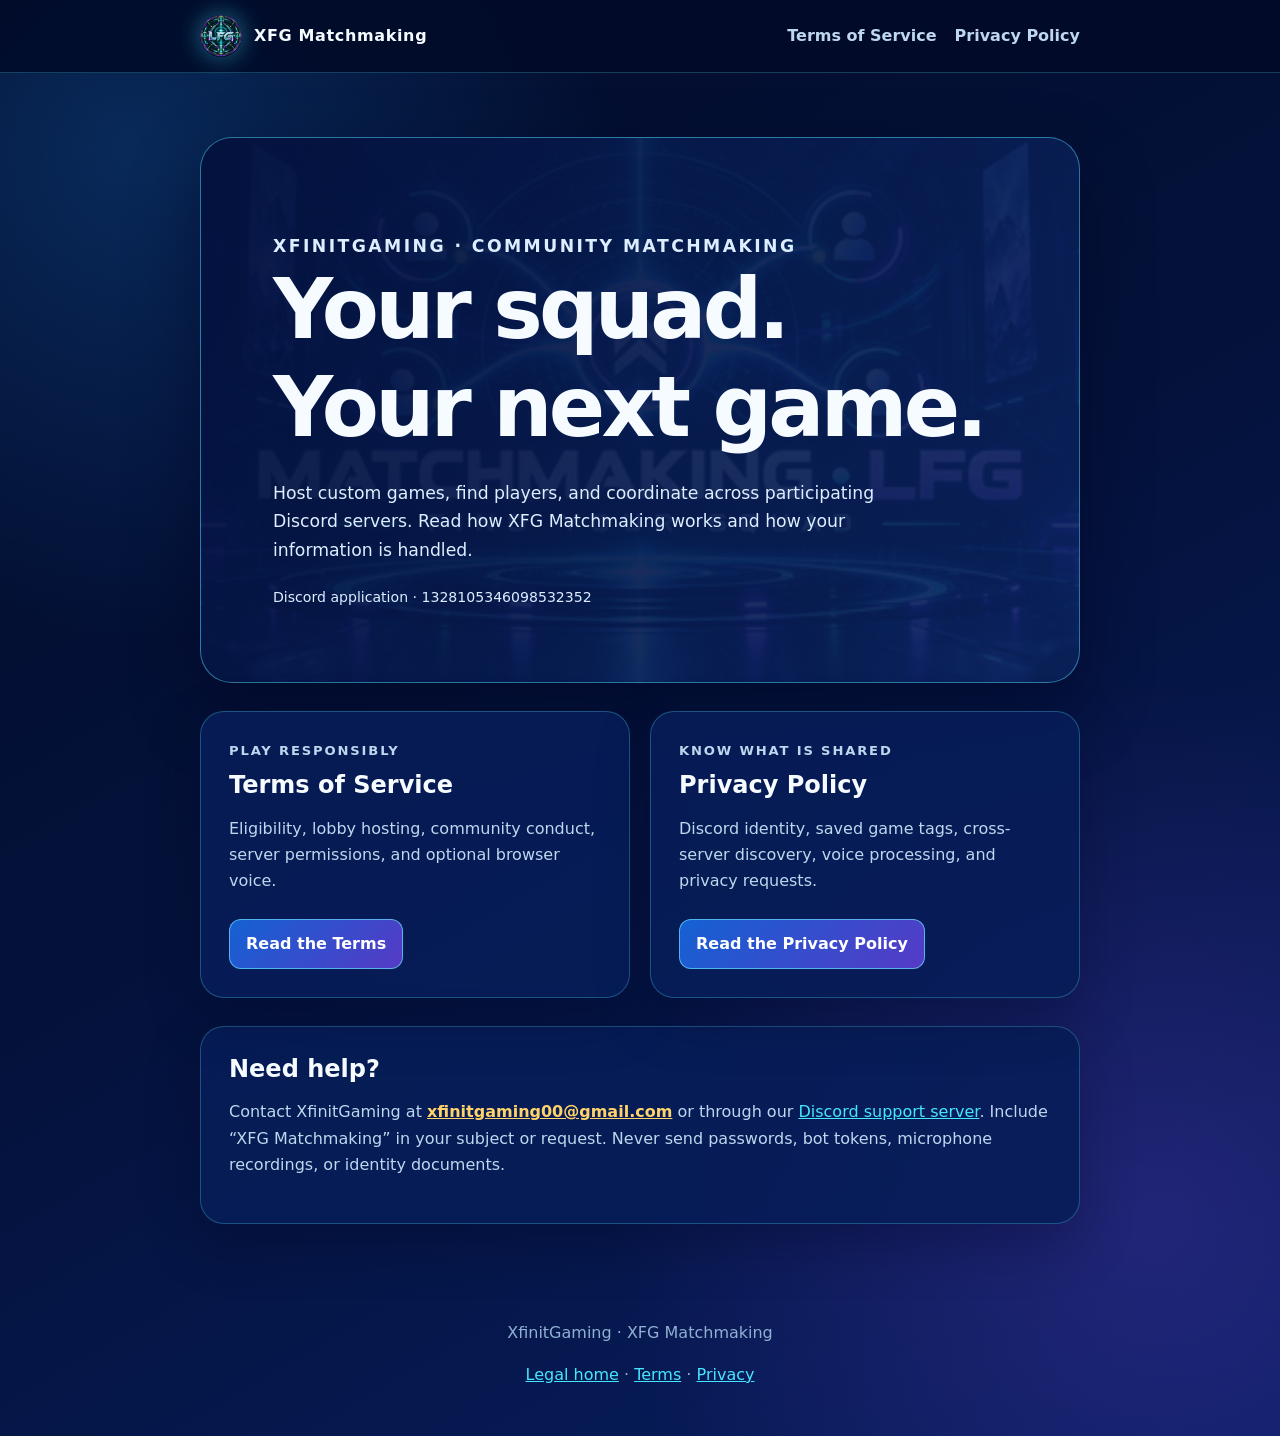
<file: index.html>
<!doctype html>
<html lang="en">
<head>
<meta charset="utf-8">
<meta name="viewport" content="width=device-width, initial-scale=1">
<meta name="description" content="Terms of Service, Privacy Policy, and support information for XFG Matchmaking.">
<meta name="theme-color" content="#04123b">
<title>Legal & App Information · XFG Matchmaking</title>
<link rel="icon" type="image/png" href="assets/app-icon.png">
<link rel="stylesheet" href="styles.css">
</head>
<body><a class="skip-link" href="#main">Skip to content</a>
<header class="site-header"><nav class="nav" aria-label="Main navigation">
<a class="brand" href="index.html"><img src="assets/app-icon.png" width="42" height="42" alt=""><span>XFG Matchmaking</span></a>
<div class="nav-links"><a href="terms.html">Terms of Service</a><a href="privacy.html">Privacy Policy</a></div>
</nav></header>
<main id="main"><section class="hero" aria-labelledby="title">
<p class="eyebrow">XfinitGaming · Community matchmaking</p>
<h1 id="title">Your squad.<br>Your next game.</h1>
<p>Host custom games, find players, and coordinate across participating Discord servers. Read how XFG Matchmaking works and how your information is handled.</p>
<p class="app-identity">Discord application · <span>1328105346098532352</span></p>
</section>
<div class="cards">
<section class="card"><p class="eyebrow">Play responsibly</p><h2>Terms of Service</h2><p>Eligibility, lobby hosting, community conduct, server permissions, and optional browser voice.</p><a class="button" href="terms.html">Read the Terms</a></section>
<section class="card"><p class="eyebrow">Know what is shared</p><h2>Privacy Policy</h2><p>Discord identity, saved game tags, cross-server discovery, voice processing, and privacy requests.</p><a class="button" href="privacy.html">Read the Privacy Policy</a></section>
</div>
<section class="card support-card"><h2>Need help?</h2><p>Contact XfinitGaming at <a class="contact-link" href="mailto:xfinitgaming00@gmail.com">xfinitgaming00@gmail.com</a> or through our <a href="https://discord.gg/xxAQmVdtND" rel="noopener noreferrer">Discord support server</a>. Include “XFG Matchmaking” in your subject or request. Never send passwords, bot tokens, microphone recordings, or identity documents.</p></section></main>
<footer><p>XfinitGaming · XFG Matchmaking</p><a href="index.html">Legal home</a><span aria-hidden="true"> · </span><a href="terms.html">Terms</a><span aria-hidden="true"> · </span><a href="privacy.html">Privacy</a></footer>
</body>
</html>
</file>
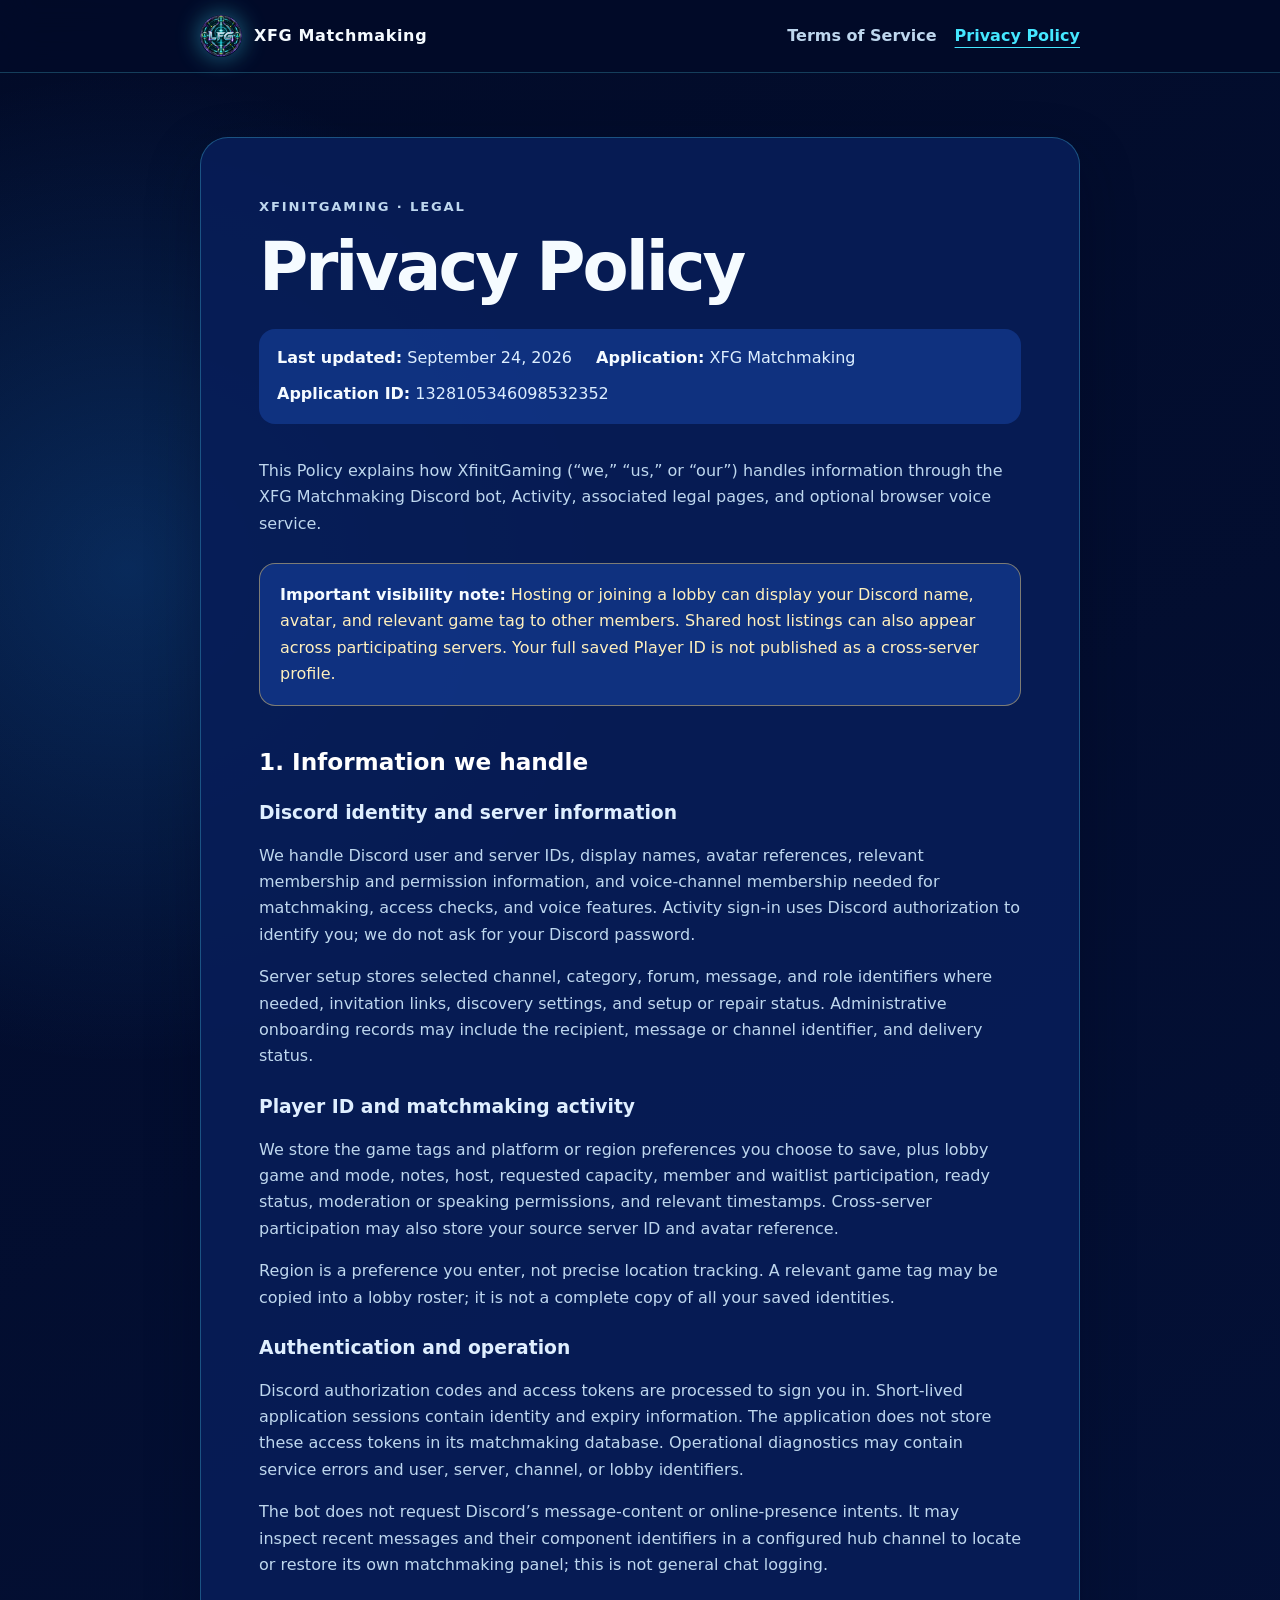
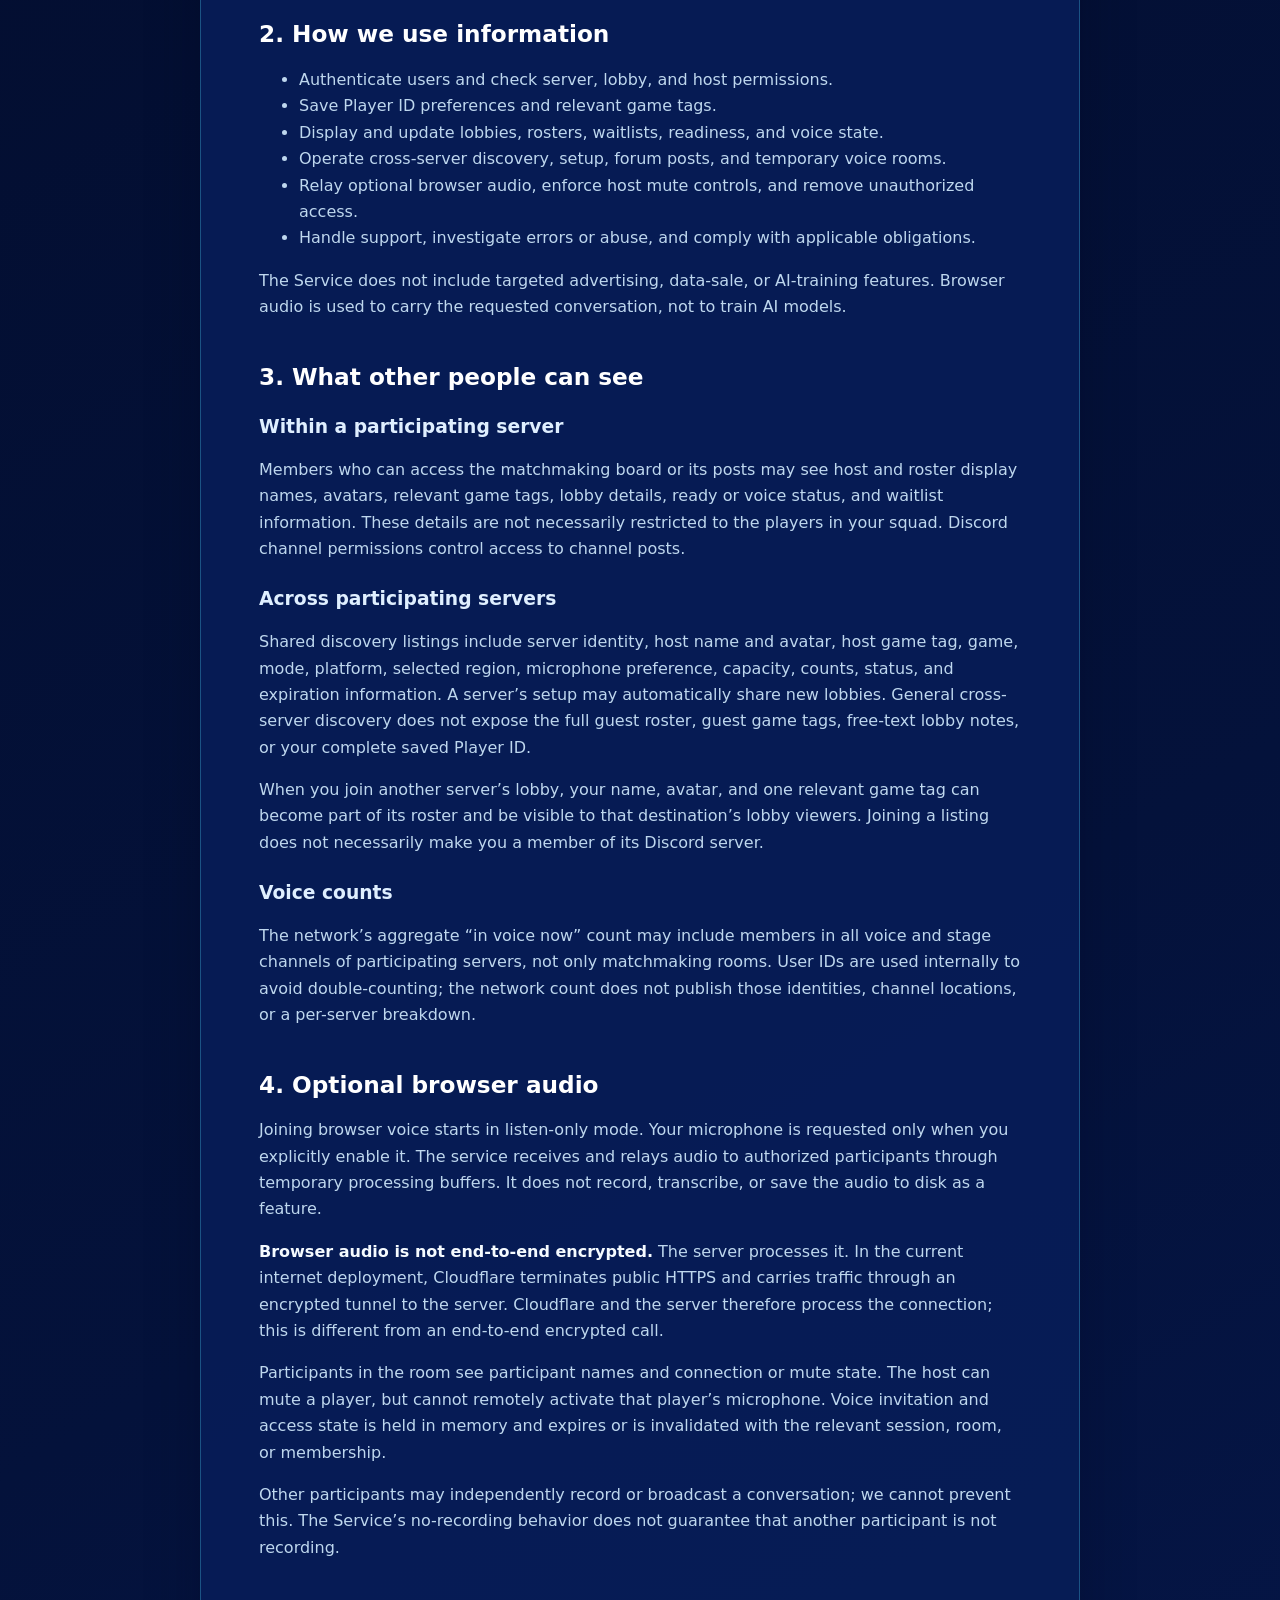
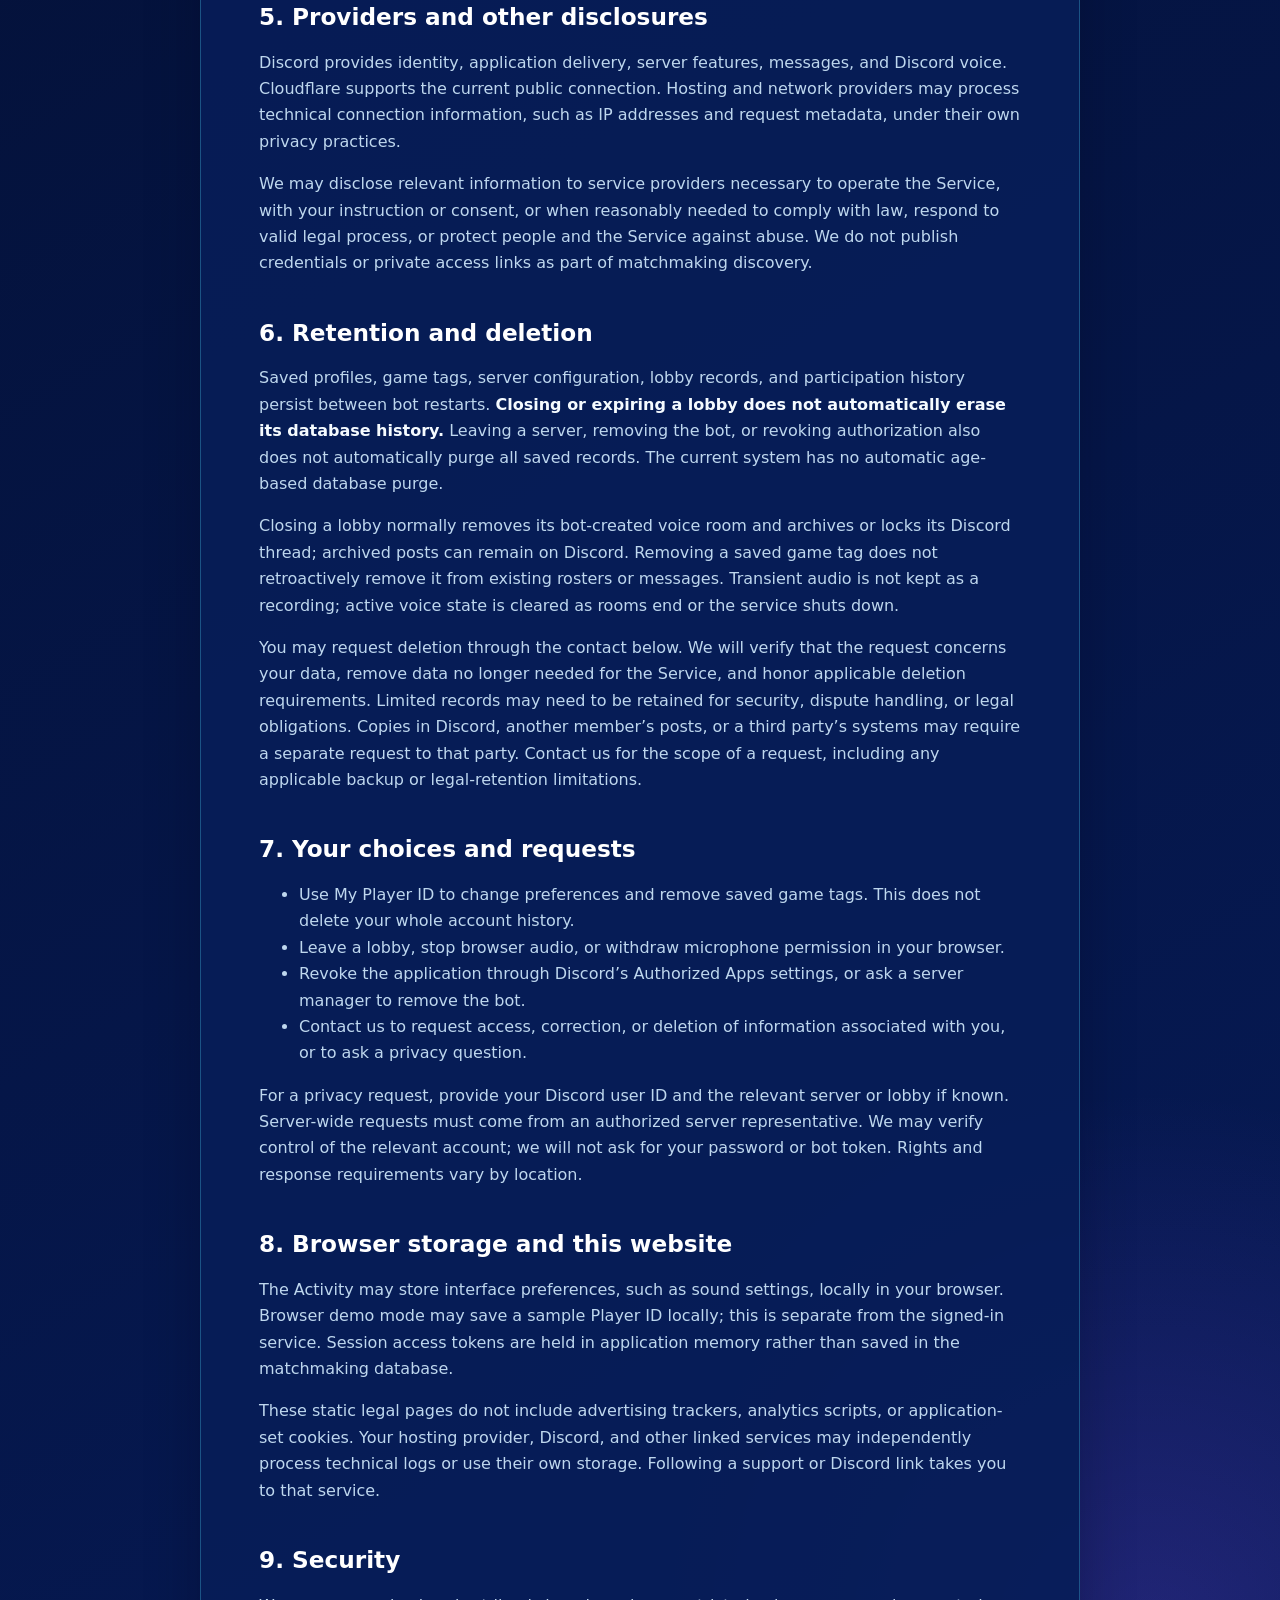
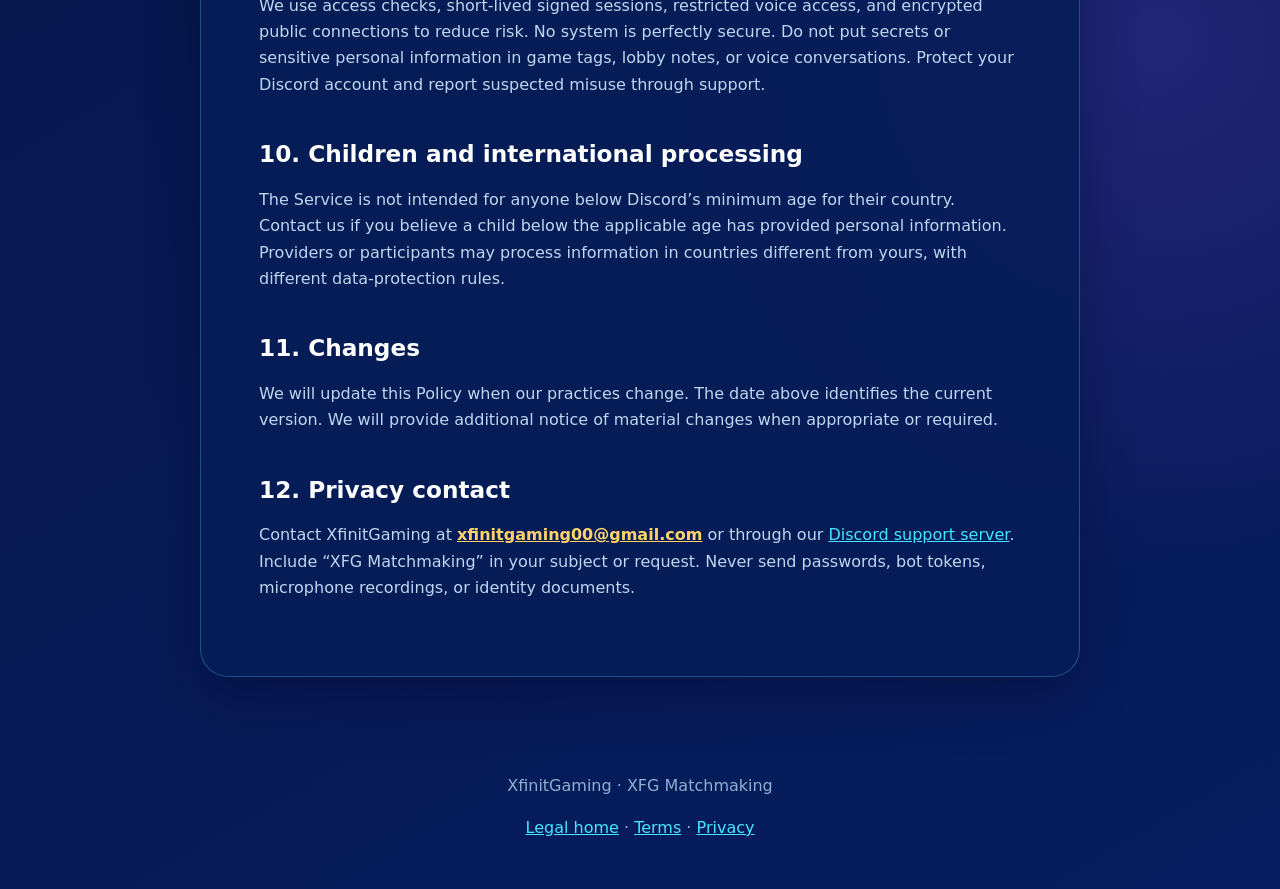
<file: privacy.html>
<!doctype html>
<html lang="en">
<head>
<meta charset="utf-8">
<meta name="viewport" content="width=device-width, initial-scale=1">
<meta name="description" content="How XFG Matchmaking handles Discord identity, game tags, lobbies, cross-server sharing, browser audio, and deletion requests.">
<meta name="theme-color" content="#04123b">
<title>Privacy Policy · XFG Matchmaking</title>
<link rel="icon" type="image/png" href="assets/app-icon.png">
<link rel="stylesheet" href="styles.css">
</head>
<body><a class="skip-link" href="#main">Skip to content</a>
<header class="site-header"><nav class="nav" aria-label="Main navigation">
<a class="brand" href="index.html"><img src="assets/app-icon.png" width="42" height="42" alt=""><span>XFG Matchmaking</span></a>
<div class="nav-links"><a href="terms.html">Terms of Service</a><a href="privacy.html" aria-current="page">Privacy Policy</a></div>
</nav></header>
<main id="main"><article class="document">
<p class="eyebrow">XfinitGaming · Legal</p><h1>Privacy Policy</h1><div class="meta"><span><strong>Last updated:</strong> September 24, 2026</span><span><strong>Application:</strong> XFG Matchmaking</span><span><strong>Application ID:</strong> 1328105346098532352</span></div>
<p>This Policy explains how XfinitGaming (“we,” “us,” or “our”) handles information through the XFG Matchmaking Discord bot, Activity, associated legal pages, and optional browser voice service.</p>
<div class="notice"><strong>Important visibility note:</strong> Hosting or joining a lobby can display your Discord name, avatar, and relevant game tag to other members. Shared host listings can also appear across participating servers. Your full saved Player ID is not published as a cross-server profile.</div>
<h2>1. Information we handle</h2>
<h3>Discord identity and server information</h3>
<p>We handle Discord user and server IDs, display names, avatar references, relevant membership and permission information, and voice-channel membership needed for matchmaking, access checks, and voice features. Activity sign-in uses Discord authorization to identify you; we do not ask for your Discord password.</p>
<p>Server setup stores selected channel, category, forum, message, and role identifiers where needed, invitation links, discovery settings, and setup or repair status. Administrative onboarding records may include the recipient, message or channel identifier, and delivery status.</p>
<h3>Player ID and matchmaking activity</h3>
<p>We store the game tags and platform or region preferences you choose to save, plus lobby game and mode, notes, host, requested capacity, member and waitlist participation, ready status, moderation or speaking permissions, and relevant timestamps. Cross-server participation may also store your source server ID and avatar reference.</p>
<p>Region is a preference you enter, not precise location tracking. A relevant game tag may be copied into a lobby roster; it is not a complete copy of all your saved identities.</p>
<h3>Authentication and operation</h3>
<p>Discord authorization codes and access tokens are processed to sign you in. Short-lived application sessions contain identity and expiry information. The application does not store these access tokens in its matchmaking database. Operational diagnostics may contain service errors and user, server, channel, or lobby identifiers.</p>
<p>The bot does not request Discord’s message-content or online-presence intents. It may inspect recent messages and their component identifiers in a configured hub channel to locate or restore its own matchmaking panel; this is not general chat logging.</p>
<h2>2. How we use information</h2>
<ul><li>Authenticate users and check server, lobby, and host permissions.</li><li>Save Player ID preferences and relevant game tags.</li><li>Display and update lobbies, rosters, waitlists, readiness, and voice state.</li><li>Operate cross-server discovery, setup, forum posts, and temporary voice rooms.</li><li>Relay optional browser audio, enforce host mute controls, and remove unauthorized access.</li><li>Handle support, investigate errors or abuse, and comply with applicable obligations.</li></ul>
<p>The Service does not include targeted advertising, data-sale, or AI-training features. Browser audio is used to carry the requested conversation, not to train AI models.</p>
<h2>3. What other people can see</h2>
<h3>Within a participating server</h3>
<p>Members who can access the matchmaking board or its posts may see host and roster display names, avatars, relevant game tags, lobby details, ready or voice status, and waitlist information. These details are not necessarily restricted to the players in your squad. Discord channel permissions control access to channel posts.</p>
<h3>Across participating servers</h3>
<p>Shared discovery listings include server identity, host name and avatar, host game tag, game, mode, platform, selected region, microphone preference, capacity, counts, status, and expiration information. A server’s setup may automatically share new lobbies. General cross-server discovery does not expose the full guest roster, guest game tags, free-text lobby notes, or your complete saved Player ID.</p>
<p>When you join another server’s lobby, your name, avatar, and one relevant game tag can become part of its roster and be visible to that destination’s lobby viewers. Joining a listing does not necessarily make you a member of its Discord server.</p>
<h3>Voice counts</h3>
<p>The network’s aggregate “in voice now” count may include members in all voice and stage channels of participating servers, not only matchmaking rooms. User IDs are used internally to avoid double-counting; the network count does not publish those identities, channel locations, or a per-server breakdown.</p>
<h2>4. Optional browser audio</h2>
<p>Joining browser voice starts in listen-only mode. Your microphone is requested only when you explicitly enable it. The service receives and relays audio to authorized participants through temporary processing buffers. It does not record, transcribe, or save the audio to disk as a feature.</p>
<p><strong>Browser audio is not end-to-end encrypted.</strong> The server processes it. In the current internet deployment, Cloudflare terminates public HTTPS and carries traffic through an encrypted tunnel to the server. Cloudflare and the server therefore process the connection; this is different from an end-to-end encrypted call.</p>
<p>Participants in the room see participant names and connection or mute state. The host can mute a player, but cannot remotely activate that player’s microphone. Voice invitation and access state is held in memory and expires or is invalidated with the relevant session, room, or membership.</p>
<p>Other participants may independently record or broadcast a conversation; we cannot prevent this. The Service’s no-recording behavior does not guarantee that another participant is not recording.</p>
<h2>5. Providers and other disclosures</h2>
<p>Discord provides identity, application delivery, server features, messages, and Discord voice. Cloudflare supports the current public connection. Hosting and network providers may process technical connection information, such as IP addresses and request metadata, under their own privacy practices.</p>
<p>We may disclose relevant information to service providers necessary to operate the Service, with your instruction or consent, or when reasonably needed to comply with law, respond to valid legal process, or protect people and the Service against abuse. We do not publish credentials or private access links as part of matchmaking discovery.</p>
<h2>6. Retention and deletion</h2>
<p>Saved profiles, game tags, server configuration, lobby records, and participation history persist between bot restarts. <strong>Closing or expiring a lobby does not automatically erase its database history.</strong> Leaving a server, removing the bot, or revoking authorization also does not automatically purge all saved records. The current system has no automatic age-based database purge.</p>
<p>Closing a lobby normally removes its bot-created voice room and archives or locks its Discord thread; archived posts can remain on Discord. Removing a saved game tag does not retroactively remove it from existing rosters or messages. Transient audio is not kept as a recording; active voice state is cleared as rooms end or the service shuts down.</p>
<p>You may request deletion through the contact below. We will verify that the request concerns your data, remove data no longer needed for the Service, and honor applicable deletion requirements. Limited records may need to be retained for security, dispute handling, or legal obligations. Copies in Discord, another member’s posts, or a third party’s systems may require a separate request to that party. Contact us for the scope of a request, including any applicable backup or legal-retention limitations.</p>
<h2>7. Your choices and requests</h2>
<ul><li>Use My Player ID to change preferences and remove saved game tags. This does not delete your whole account history.</li><li>Leave a lobby, stop browser audio, or withdraw microphone permission in your browser.</li><li>Revoke the application through Discord’s Authorized Apps settings, or ask a server manager to remove the bot.</li><li>Contact us to request access, correction, or deletion of information associated with you, or to ask a privacy question.</li></ul>
<p>For a privacy request, provide your Discord user ID and the relevant server or lobby if known. Server-wide requests must come from an authorized server representative. We may verify control of the relevant account; we will not ask for your password or bot token. Rights and response requirements vary by location.</p>
<h2>8. Browser storage and this website</h2>
<p>The Activity may store interface preferences, such as sound settings, locally in your browser. Browser demo mode may save a sample Player ID locally; this is separate from the signed-in service. Session access tokens are held in application memory rather than saved in the matchmaking database.</p>
<p>These static legal pages do not include advertising trackers, analytics scripts, or application-set cookies. Your hosting provider, Discord, and other linked services may independently process technical logs or use their own storage. Following a support or Discord link takes you to that service.</p>
<h2>9. Security</h2>
<p>We use access checks, short-lived signed sessions, restricted voice access, and encrypted public connections to reduce risk. No system is perfectly secure. Do not put secrets or sensitive personal information in game tags, lobby notes, or voice conversations. Protect your Discord account and report suspected misuse through support.</p>
<h2>10. Children and international processing</h2>
<p>The Service is not intended for anyone below Discord’s minimum age for their country. Contact us if you believe a child below the applicable age has provided personal information. Providers or participants may process information in countries different from yours, with different data-protection rules.</p>
<h2>11. Changes</h2>
<p>We will update this Policy when our practices change. The date above identifies the current version. We will provide additional notice of material changes when appropriate or required.</p>
<h2>12. Privacy contact</h2><p>Contact XfinitGaming at <a class="contact-link" href="mailto:xfinitgaming00@gmail.com">xfinitgaming00@gmail.com</a> or through our <a href="https://discord.gg/xxAQmVdtND" rel="noopener noreferrer">Discord support server</a>. Include “XFG Matchmaking” in your subject or request. Never send passwords, bot tokens, microphone recordings, or identity documents.</p>
</article></main>
<footer><p>XfinitGaming · XFG Matchmaking</p><a href="index.html">Legal home</a><span aria-hidden="true"> · </span><a href="terms.html">Terms</a><span aria-hidden="true"> · </span><a href="privacy.html">Privacy</a></footer>
</body>
</html>
</file>
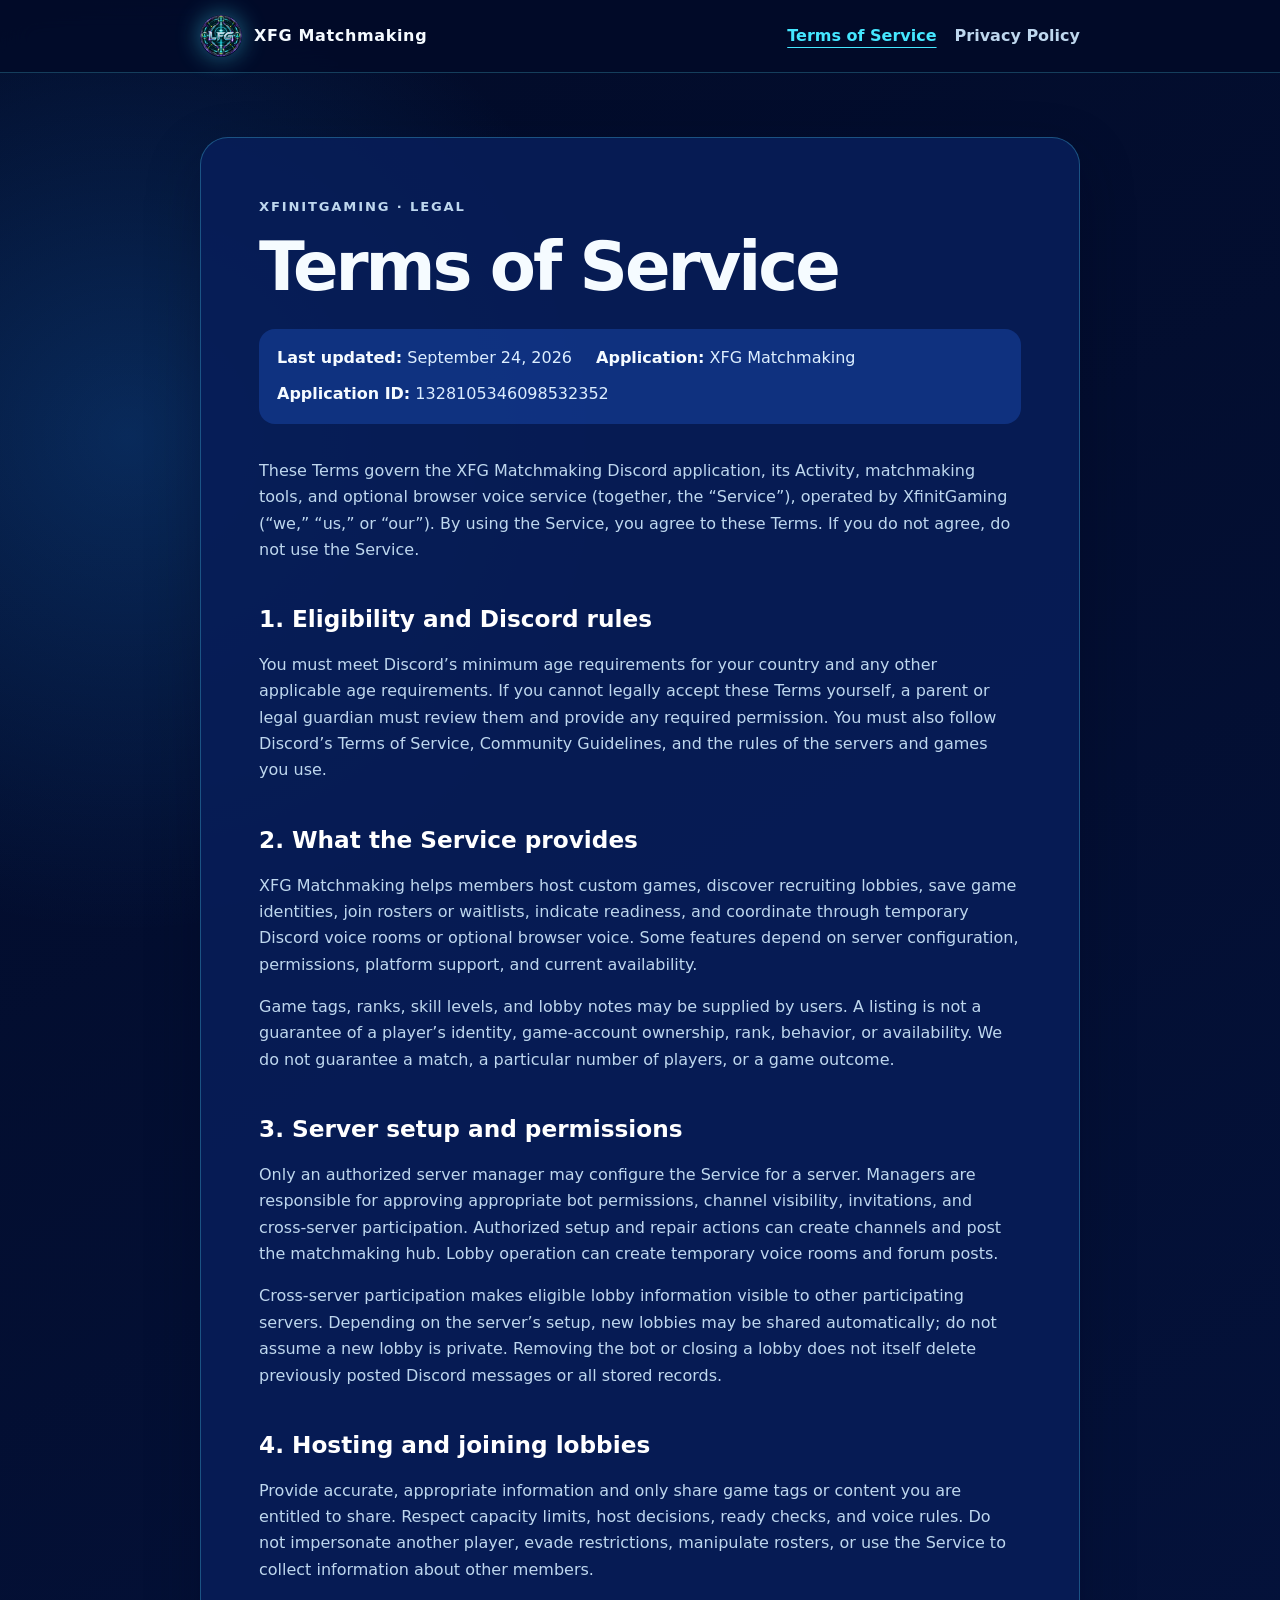
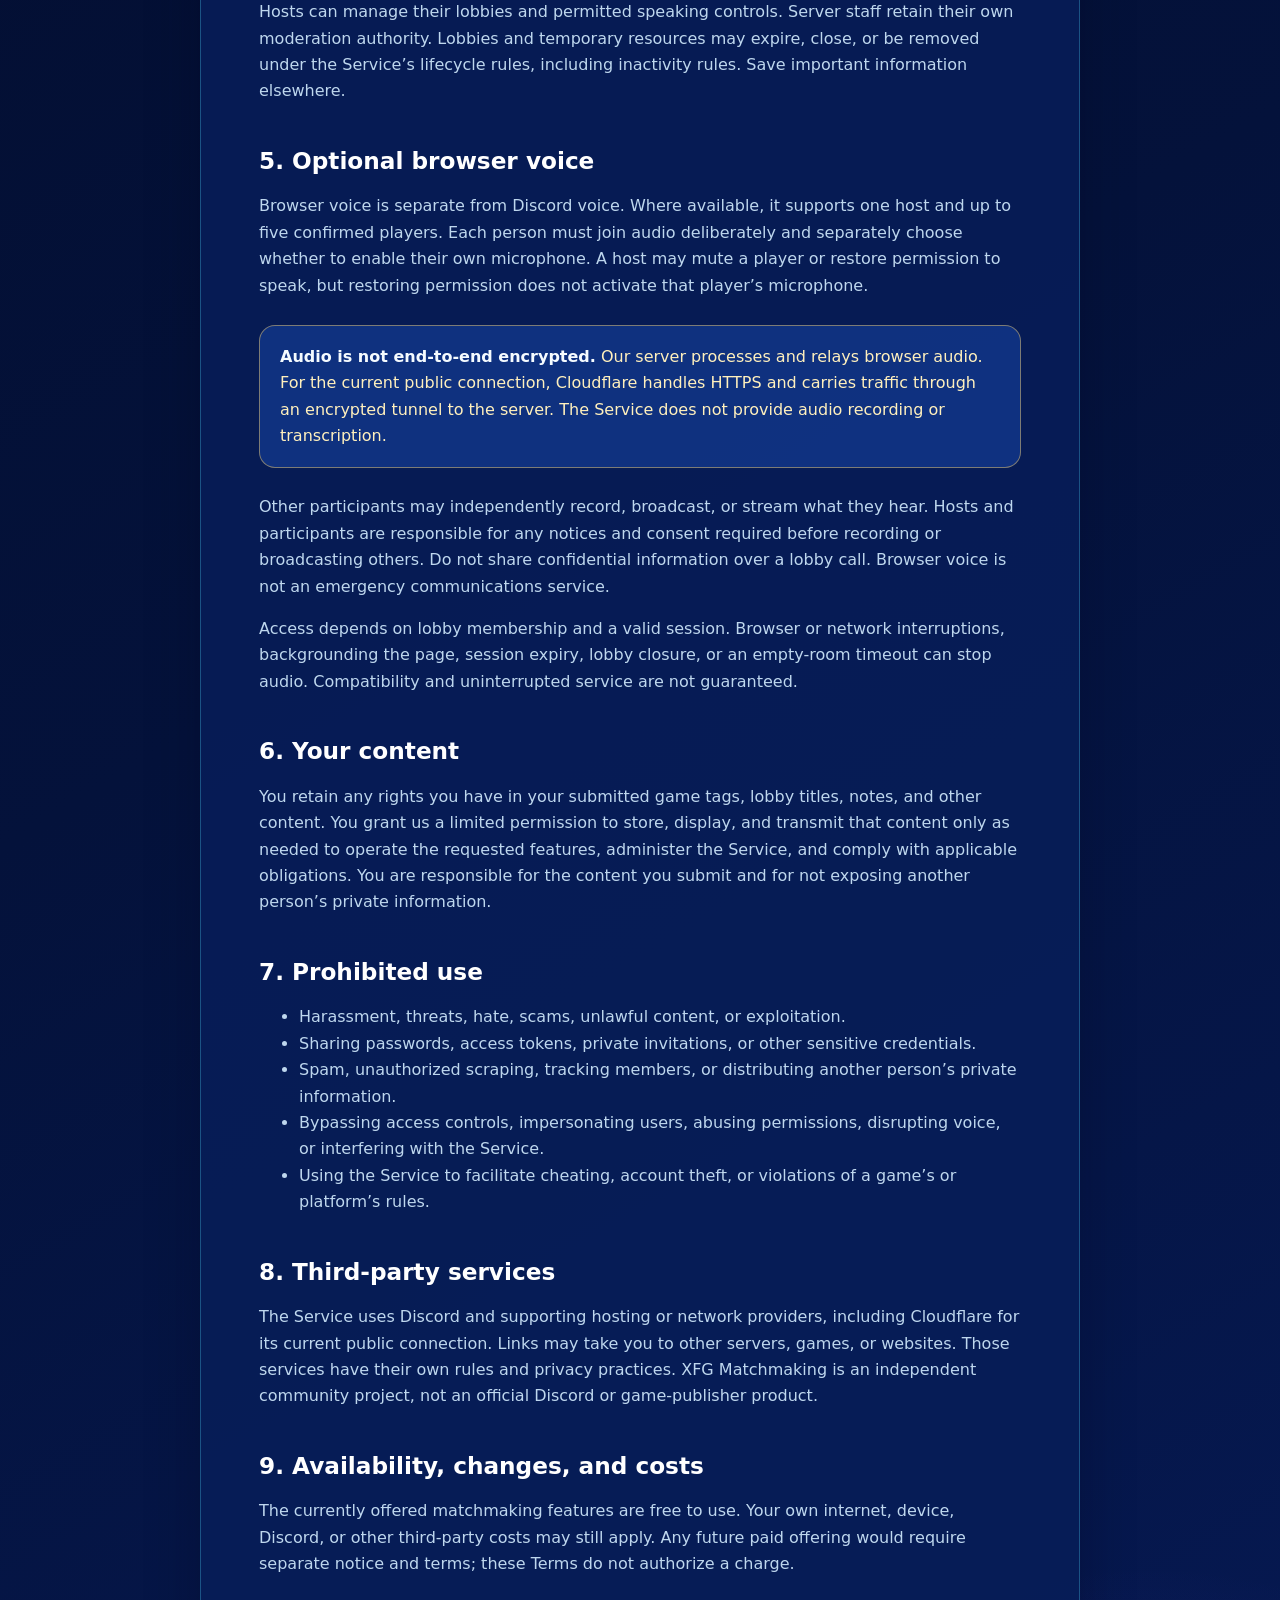
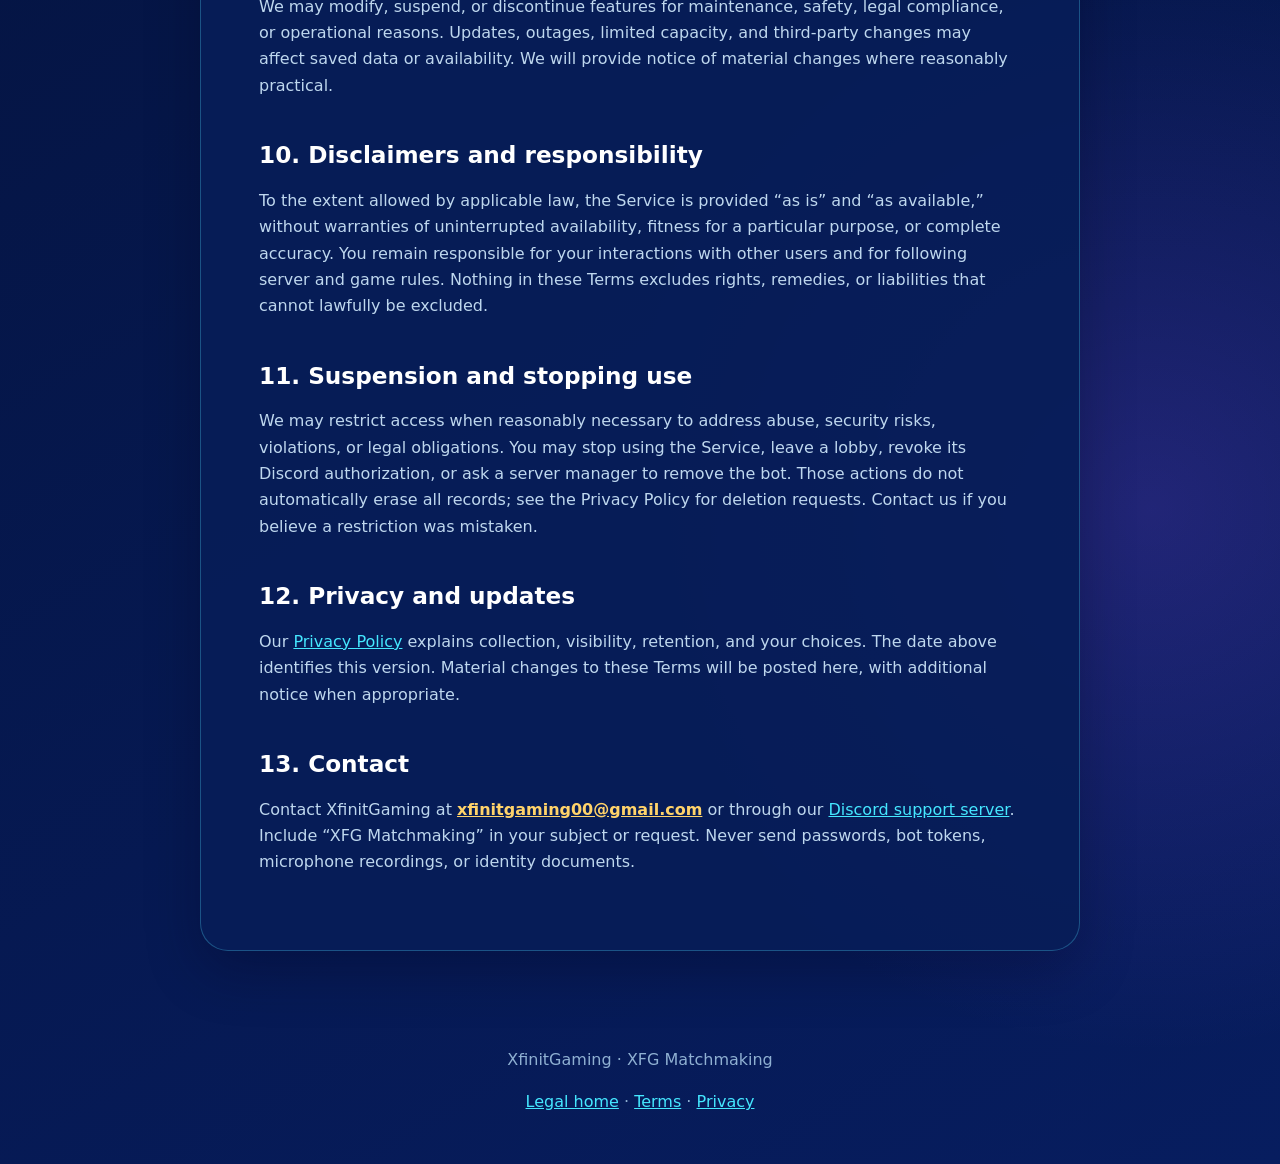
<file: terms.html>
<!doctype html>
<html lang="en">
<head>
<meta charset="utf-8">
<meta name="viewport" content="width=device-width, initial-scale=1">
<meta name="description" content="Terms governing XFG Matchmaking's Discord bot, Activity, lobbies, and optional browser voice.">
<meta name="theme-color" content="#04123b">
<title>Terms of Service · XFG Matchmaking</title>
<link rel="icon" type="image/png" href="assets/app-icon.png">
<link rel="stylesheet" href="styles.css">
</head>
<body><a class="skip-link" href="#main">Skip to content</a>
<header class="site-header"><nav class="nav" aria-label="Main navigation">
<a class="brand" href="index.html"><img src="assets/app-icon.png" width="42" height="42" alt=""><span>XFG Matchmaking</span></a>
<div class="nav-links"><a href="terms.html" aria-current="page">Terms of Service</a><a href="privacy.html">Privacy Policy</a></div>
</nav></header>
<main id="main"><article class="document">
<p class="eyebrow">XfinitGaming · Legal</p><h1>Terms of Service</h1><div class="meta"><span><strong>Last updated:</strong> September 24, 2026</span><span><strong>Application:</strong> XFG Matchmaking</span><span><strong>Application ID:</strong> 1328105346098532352</span></div>
<p>These Terms govern the XFG Matchmaking Discord application, its Activity, matchmaking tools, and optional browser voice service (together, the “Service”), operated by XfinitGaming (“we,” “us,” or “our”). By using the Service, you agree to these Terms. If you do not agree, do not use the Service.</p>
<h2>1. Eligibility and Discord rules</h2>
<p>You must meet Discord’s minimum age requirements for your country and any other applicable age requirements. If you cannot legally accept these Terms yourself, a parent or legal guardian must review them and provide any required permission. You must also follow Discord’s Terms of Service, Community Guidelines, and the rules of the servers and games you use.</p>
<h2>2. What the Service provides</h2>
<p>XFG Matchmaking helps members host custom games, discover recruiting lobbies, save game identities, join rosters or waitlists, indicate readiness, and coordinate through temporary Discord voice rooms or optional browser voice. Some features depend on server configuration, permissions, platform support, and current availability.</p>
<p>Game tags, ranks, skill levels, and lobby notes may be supplied by users. A listing is not a guarantee of a player’s identity, game-account ownership, rank, behavior, or availability. We do not guarantee a match, a particular number of players, or a game outcome.</p>
<h2>3. Server setup and permissions</h2>
<p>Only an authorized server manager may configure the Service for a server. Managers are responsible for approving appropriate bot permissions, channel visibility, invitations, and cross-server participation. Authorized setup and repair actions can create channels and post the matchmaking hub. Lobby operation can create temporary voice rooms and forum posts.</p>
<p>Cross-server participation makes eligible lobby information visible to other participating servers. Depending on the server’s setup, new lobbies may be shared automatically; do not assume a new lobby is private. Removing the bot or closing a lobby does not itself delete previously posted Discord messages or all stored records.</p>
<h2>4. Hosting and joining lobbies</h2>
<p>Provide accurate, appropriate information and only share game tags or content you are entitled to share. Respect capacity limits, host decisions, ready checks, and voice rules. Do not impersonate another player, evade restrictions, manipulate rosters, or use the Service to collect information about other members.</p>
<p>Hosts can manage their lobbies and permitted speaking controls. Server staff retain their own moderation authority. Lobbies and temporary resources may expire, close, or be removed under the Service’s lifecycle rules, including inactivity rules. Save important information elsewhere.</p>
<h2>5. Optional browser voice</h2>
<p>Browser voice is separate from Discord voice. Where available, it supports one host and up to five confirmed players. Each person must join audio deliberately and separately choose whether to enable their own microphone. A host may mute a player or restore permission to speak, but restoring permission does not activate that player’s microphone.</p>
<div class="notice"><strong>Audio is not end-to-end encrypted.</strong> Our server processes and relays browser audio. For the current public connection, Cloudflare handles HTTPS and carries traffic through an encrypted tunnel to the server. The Service does not provide audio recording or transcription.</div>
<p>Other participants may independently record, broadcast, or stream what they hear. Hosts and participants are responsible for any notices and consent required before recording or broadcasting others. Do not share confidential information over a lobby call. Browser voice is not an emergency communications service.</p>
<p>Access depends on lobby membership and a valid session. Browser or network interruptions, backgrounding the page, session expiry, lobby closure, or an empty-room timeout can stop audio. Compatibility and uninterrupted service are not guaranteed.</p>
<h2>6. Your content</h2>
<p>You retain any rights you have in your submitted game tags, lobby titles, notes, and other content. You grant us a limited permission to store, display, and transmit that content only as needed to operate the requested features, administer the Service, and comply with applicable obligations. You are responsible for the content you submit and for not exposing another person’s private information.</p>
<h2>7. Prohibited use</h2>
<ul><li>Harassment, threats, hate, scams, unlawful content, or exploitation.</li><li>Sharing passwords, access tokens, private invitations, or other sensitive credentials.</li><li>Spam, unauthorized scraping, tracking members, or distributing another person’s private information.</li><li>Bypassing access controls, impersonating users, abusing permissions, disrupting voice, or interfering with the Service.</li><li>Using the Service to facilitate cheating, account theft, or violations of a game’s or platform’s rules.</li></ul>
<h2>8. Third-party services</h2>
<p>The Service uses Discord and supporting hosting or network providers, including Cloudflare for its current public connection. Links may take you to other servers, games, or websites. Those services have their own rules and privacy practices. XFG Matchmaking is an independent community project, not an official Discord or game-publisher product.</p>
<h2>9. Availability, changes, and costs</h2>
<p>The currently offered matchmaking features are free to use. Your own internet, device, Discord, or other third-party costs may still apply. Any future paid offering would require separate notice and terms; these Terms do not authorize a charge.</p>
<p>We may modify, suspend, or discontinue features for maintenance, safety, legal compliance, or operational reasons. Updates, outages, limited capacity, and third-party changes may affect saved data or availability. We will provide notice of material changes where reasonably practical.</p>
<h2>10. Disclaimers and responsibility</h2>
<p>To the extent allowed by applicable law, the Service is provided “as is” and “as available,” without warranties of uninterrupted availability, fitness for a particular purpose, or complete accuracy. You remain responsible for your interactions with other users and for following server and game rules. Nothing in these Terms excludes rights, remedies, or liabilities that cannot lawfully be excluded.</p>
<h2>11. Suspension and stopping use</h2>
<p>We may restrict access when reasonably necessary to address abuse, security risks, violations, or legal obligations. You may stop using the Service, leave a lobby, revoke its Discord authorization, or ask a server manager to remove the bot. Those actions do not automatically erase all records; see the Privacy Policy for deletion requests. Contact us if you believe a restriction was mistaken.</p>
<h2>12. Privacy and updates</h2>
<p>Our <a href="privacy.html">Privacy Policy</a> explains collection, visibility, retention, and your choices. The date above identifies this version. Material changes to these Terms will be posted here, with additional notice when appropriate.</p>
<h2>13. Contact</h2><p>Contact XfinitGaming at <a class="contact-link" href="mailto:xfinitgaming00@gmail.com">xfinitgaming00@gmail.com</a> or through our <a href="https://discord.gg/xxAQmVdtND" rel="noopener noreferrer">Discord support server</a>. Include “XFG Matchmaking” in your subject or request. Never send passwords, bot tokens, microphone recordings, or identity documents.</p>
</article></main>
<footer><p>XfinitGaming · XFG Matchmaking</p><a href="index.html">Legal home</a><span aria-hidden="true"> · </span><a href="terms.html">Terms</a><span aria-hidden="true"> · </span><a href="privacy.html">Privacy</a></footer>
</body>
</html>
</file>
<file: styles.css>
:root {
  color-scheme: dark;
  --background: #04123b;
  --surface: rgba(7, 29, 88, 0.9);
  --surface-light: rgba(21, 62, 151, 0.66);
  --border: rgba(83, 224, 255, 0.48);
  --text: #f5fbff;
  --muted: #bed7ee;
  --cyan: #45e7ff;
  --blue: #4d7dff;
  --violet: #aa7dff;
  --warning: #ffd36a;
  --max-width: 880px;
}

* {
  box-sizing: border-box;
}

html {
  scroll-behavior: smooth;
  scroll-padding-top: 140px;
}

body {
  margin: 0;
  min-height: 100vh;
  font-family: Inter, ui-sans-serif, system-ui, -apple-system, BlinkMacSystemFont,
    "Segoe UI", sans-serif;
  color: var(--text);
  background:
    radial-gradient(circle at 10% 10%, rgba(31, 146, 255, 0.22), transparent 31rem),
    radial-gradient(circle at 90% 85%, rgba(143, 82, 255, 0.2), transparent 34rem),
    linear-gradient(150deg, #020b28 0%, var(--background) 48%, #071d5f 100%);
  line-height: 1.65;
}

a {
  color: var(--cyan);
}

a:hover,
a:focus-visible {
  color: #ffffff;
}

.site-header {
  position: sticky;
  top: 0;
  z-index: 10;
  border-bottom: 1px solid rgba(83, 224, 255, 0.24);
  background: rgba(2, 11, 40, 0.88);
  backdrop-filter: blur(16px);
}

.nav {
  width: min(calc(100% - 32px), var(--max-width));
  min-height: 72px;
  margin: 0 auto;
  display: flex;
  align-items: center;
  justify-content: space-between;
  gap: 24px;
}

.brand {
  display: inline-flex;
  align-items: center;
  gap: 12px;
  color: var(--text);
  font-weight: 800;
  letter-spacing: 0.04em;
  text-decoration: none;
}

.brand img {
  width: 42px;
  height: 42px;
  border-radius: 50%;
  box-shadow: 0 0 24px rgba(69, 231, 255, 0.45);
}

.nav-links {
  display: flex;
  flex-wrap: wrap;
  justify-content: flex-end;
  gap: 18px;
}

.nav-links a {
  color: var(--muted);
  font-weight: 650;
  text-decoration: none;
}

main {
  width: min(calc(100% - 32px), var(--max-width));
  margin: 0 auto;
  padding: 64px 0 80px;
}

.hero {
  padding: clamp(32px, 7vw, 72px);
  overflow: hidden;
  border: 1px solid var(--border);
  border-radius: 32px;
  background:
    linear-gradient(115deg, rgba(3, 18, 63, 0.97), rgba(10, 35, 95, 0.9)),
    url("assets/legal-background.png") center / cover;
  box-shadow: 0 28px 70px rgba(0, 5, 30, 0.45);
}

.eyebrow {
  margin: 0 0 10px;
  color: var(--cyan);
  font-size: 0.82rem;
  font-weight: 800;
  letter-spacing: 0.14em;
  text-transform: uppercase;
}

h1,
h2,
h3 {
  line-height: 1.18;
}

h1 {
  max-width: 720px;
  margin: 0;
  font-size: clamp(2.4rem, 8vw, 5.2rem);
  letter-spacing: -0.045em;
}

.hero p {
  max-width: 660px;
  margin: 22px 0 0;
  color: #dceeff;
  font-size: 1.08rem;
}

.cards {
  display: grid;
  grid-template-columns: repeat(2, minmax(0, 1fr));
  gap: 20px;
  margin-top: 28px;
}

.card,
.document {
  border: 1px solid rgba(83, 224, 255, 0.28);
  background: var(--surface);
  box-shadow: 0 20px 54px rgba(0, 4, 27, 0.28);
}

.card {
  padding: 28px;
  border-radius: 24px;
}

.card h2 {
  margin: 0 0 10px;
}

.card p {
  color: var(--muted);
}

.button {
  display: inline-flex;
  margin-top: 8px;
  padding: 11px 16px;
  border: 1px solid rgba(104, 233, 255, 0.65);
  border-radius: 12px;
  color: #ffffff;
  background: linear-gradient(135deg, rgba(25, 122, 255, 0.74), rgba(117, 71, 241, 0.72));
  font-weight: 750;
  text-decoration: none;
}

.document {
  padding: clamp(24px, 6vw, 58px);
  border-radius: 28px;
}

.document h1 {
  font-size: clamp(2.2rem, 7vw, 4.2rem);
}

.document h2 {
  margin-top: 42px;
  color: #ffffff;
  font-size: 1.45rem;
}

.document h3 {
  margin-top: 26px;
  color: #dfefff;
}

.document p,
.document li {
  color: var(--muted);
}

.document strong {
  color: var(--text);
}

.meta,
.notice {
  border-radius: 16px;
  background: var(--surface-light);
}

.meta {
  display: flex;
  flex-wrap: wrap;
  gap: 10px 24px;
  margin: 22px 0 34px;
  padding: 16px 18px;
  color: #dceeff;
}

.notice {
  margin: 26px 0;
  padding: 18px 20px;
  border: 1px solid rgba(255, 211, 106, 0.46);
  color: #fff0bd;
}

.contact-link {
  color: var(--warning);
  font-weight: 800;
  overflow-wrap: anywhere;
}

.support-card { margin-top: 28px; }
.brand span { line-height: 1.2; }
.app-identity { font-size: 0.88rem !important; }
.app-identity span { white-space: nowrap; }
.nav-links a { display: inline-flex; align-items: center; min-height: 44px; }
.nav-links a[aria-current="page"] { color: var(--cyan); text-decoration: underline; text-underline-offset: 6px; }
.meta { overflow-wrap: anywhere; }
:focus-visible { outline: 3px solid var(--warning); outline-offset: 5px; }
.skip-link { position: absolute; top: -100px; left: 16px; padding: 12px; background: #04123b; z-index: 20; }
.skip-link:focus { top: 8px; }
@media (prefers-reduced-motion: reduce) { html { scroll-behavior: auto; } }

footer {
  width: min(calc(100% - 32px), var(--max-width));
  margin: 0 auto;
  padding: 0 0 48px;
  color: #8fb0d2;
  text-align: center;
}

@media (max-width: 680px) {
  .nav {
    align-items: flex-start;
    flex-direction: column;
    padding: 14px 0;
  }

  .nav-links {
    justify-content: flex-start;
  }

  main {
    padding-top: 32px;
  }

  .cards {
    grid-template-columns: 1fr;
  }
}
</file>
